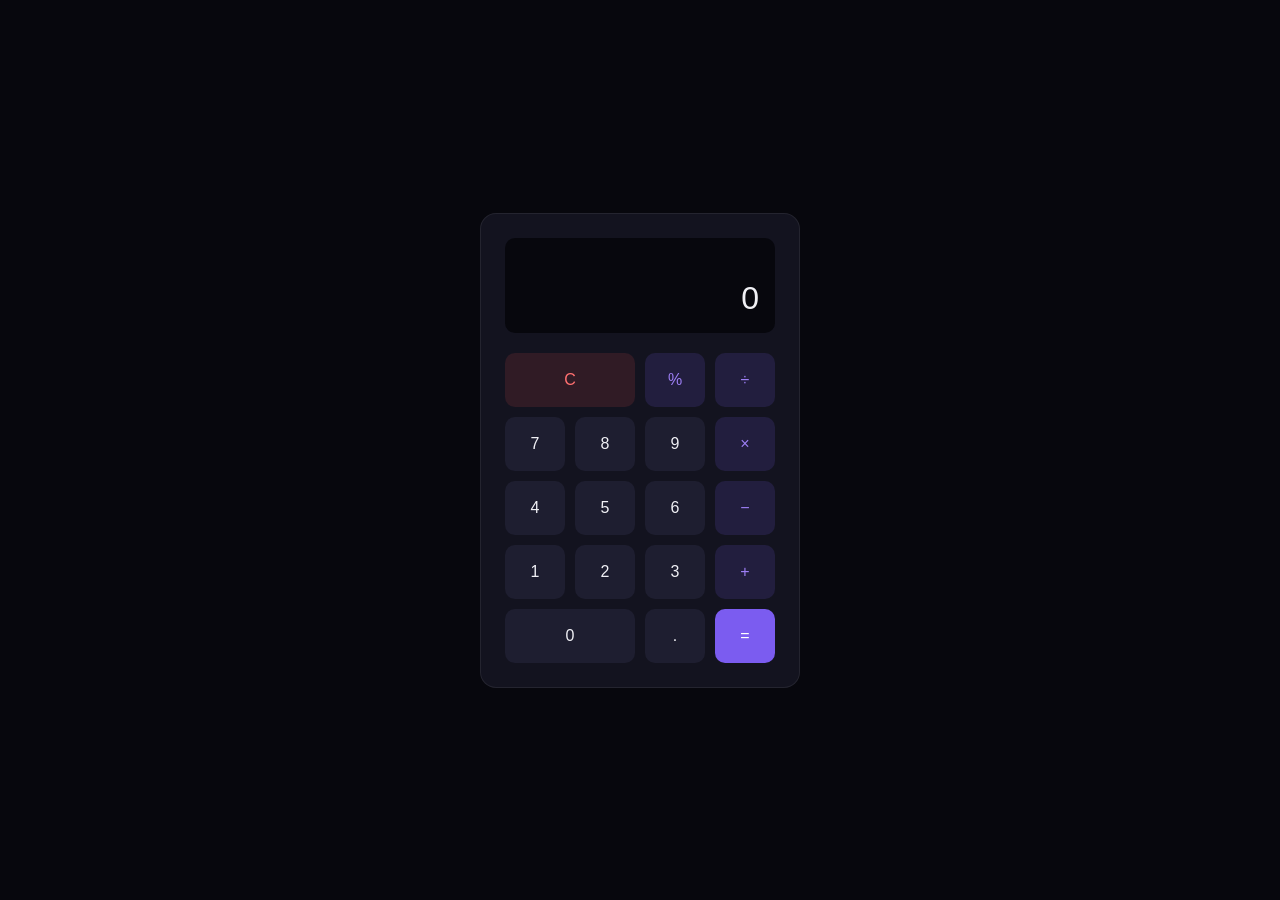
<file: calculator/index.html>
<!doctype html>
<html lang="en">
  <head>
    <meta charset="UTF-8" />
    <meta name="viewport" content="width=device-width, initial-scale=1.0" />
    <title>Calculator</title>
    <link rel="stylesheet" href="style.css" />
    <script src="main.js"></script>
  </head>
  <body>
    <div class="calculator">
      <div class="display">
        <div class="expr" id="expr"></div>
        <div class="result" id="result">0</div>
      </div>

      <div class="buttons">
        <button class="btn-clear span2" onclick="press('C')">C</button>
        <button class="btn-op" onclick="press('%')">%</button>
        <button class="btn-op" onclick="press('/')">&divide;</button>

        <button class="btn-num" onclick="press('7')">7</button>
        <button class="btn-num" onclick="press('8')">8</button>
        <button class="btn-num" onclick="press('9')">9</button>
        <button class="btn-op" onclick="press('*')">&times;</button>

        <button class="btn-num" onclick="press('4')">4</button>
        <button class="btn-num" onclick="press('5')">5</button>
        <button class="btn-num" onclick="press('6')">6</button>
        <button class="btn-op" onclick="press('-')">&minus;</button>

        <button class="btn-num" onclick="press('1')">1</button>
        <button class="btn-num" onclick="press('2')">2</button>
        <button class="btn-num" onclick="press('3')">3</button>
        <button class="btn-op" onclick="press('+')">+</button>

        <button class="btn-num span2" onclick="press('0')">0</button>
        <button class="btn-num" onclick="press('.')">.</button>
        <button class="btn-eq" onclick="press('=')">=</button>
      </div>
    </div>

  </body>
</html>
</file>
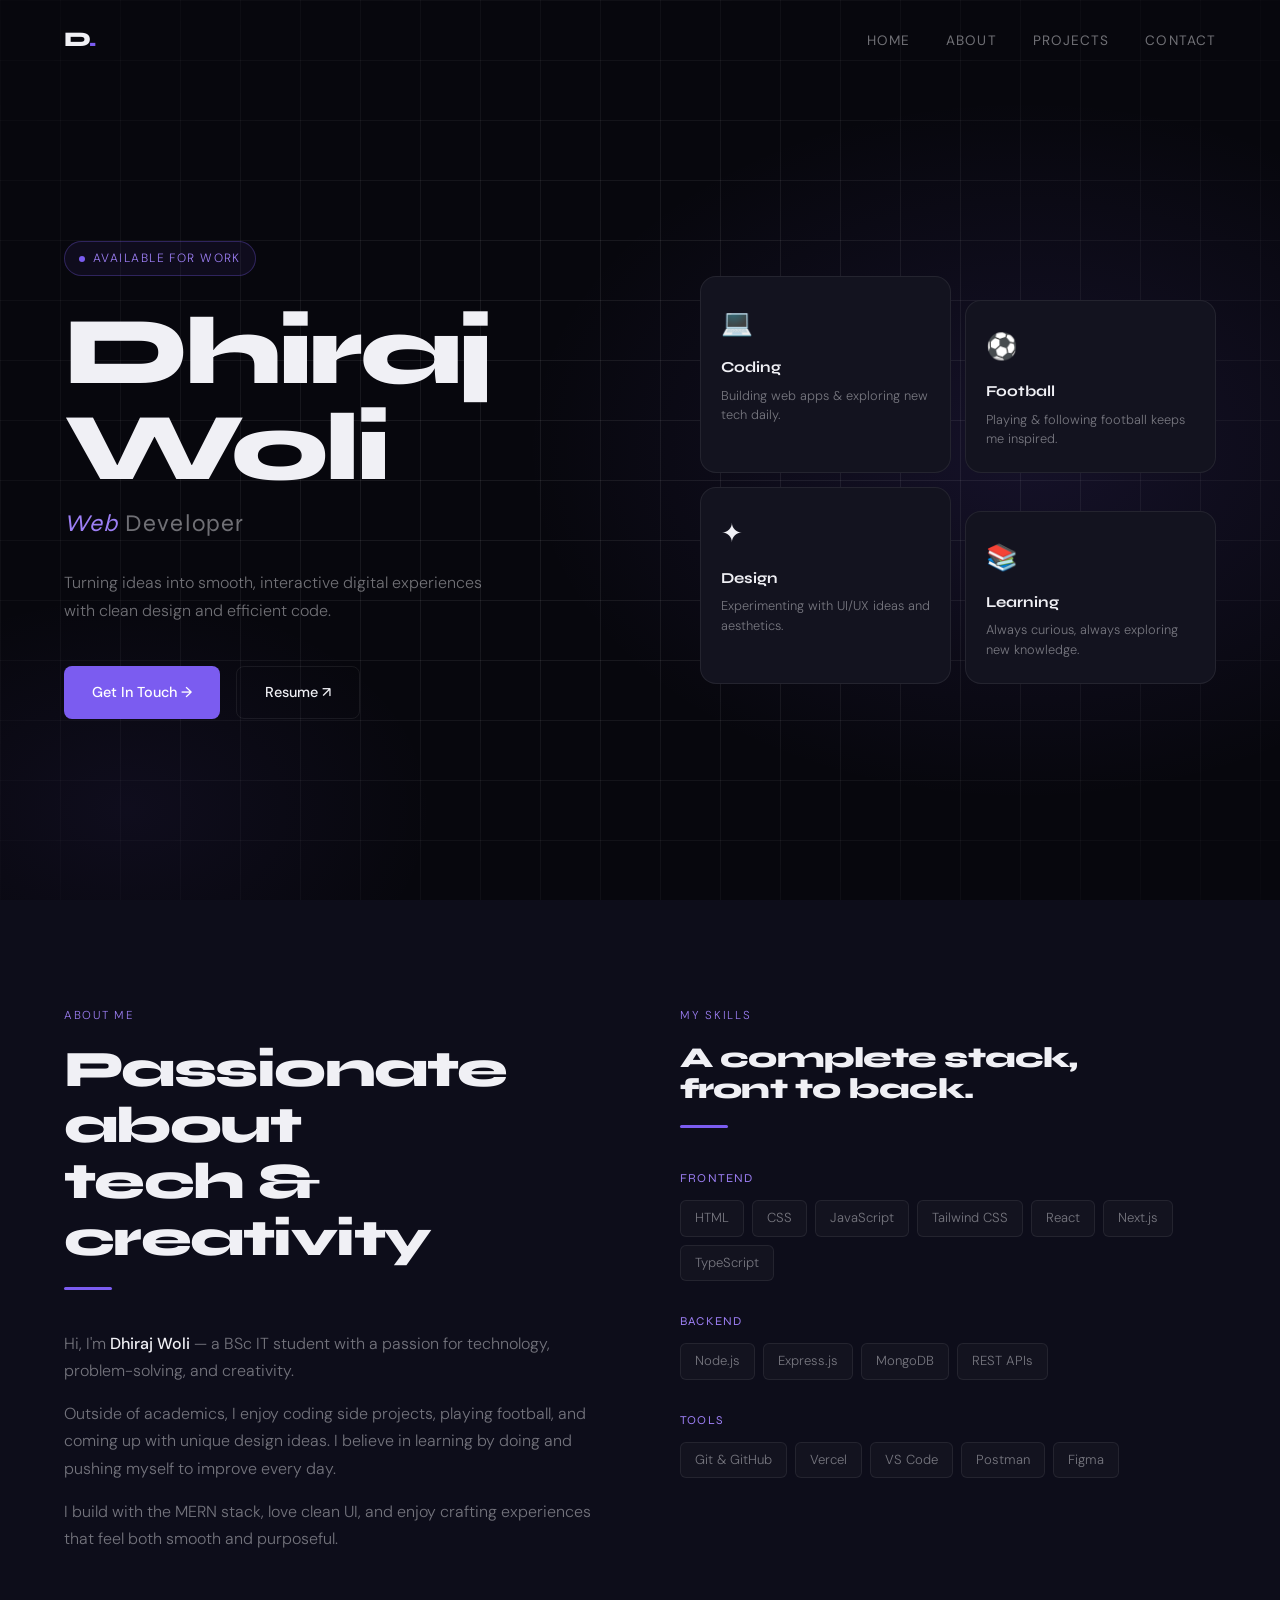
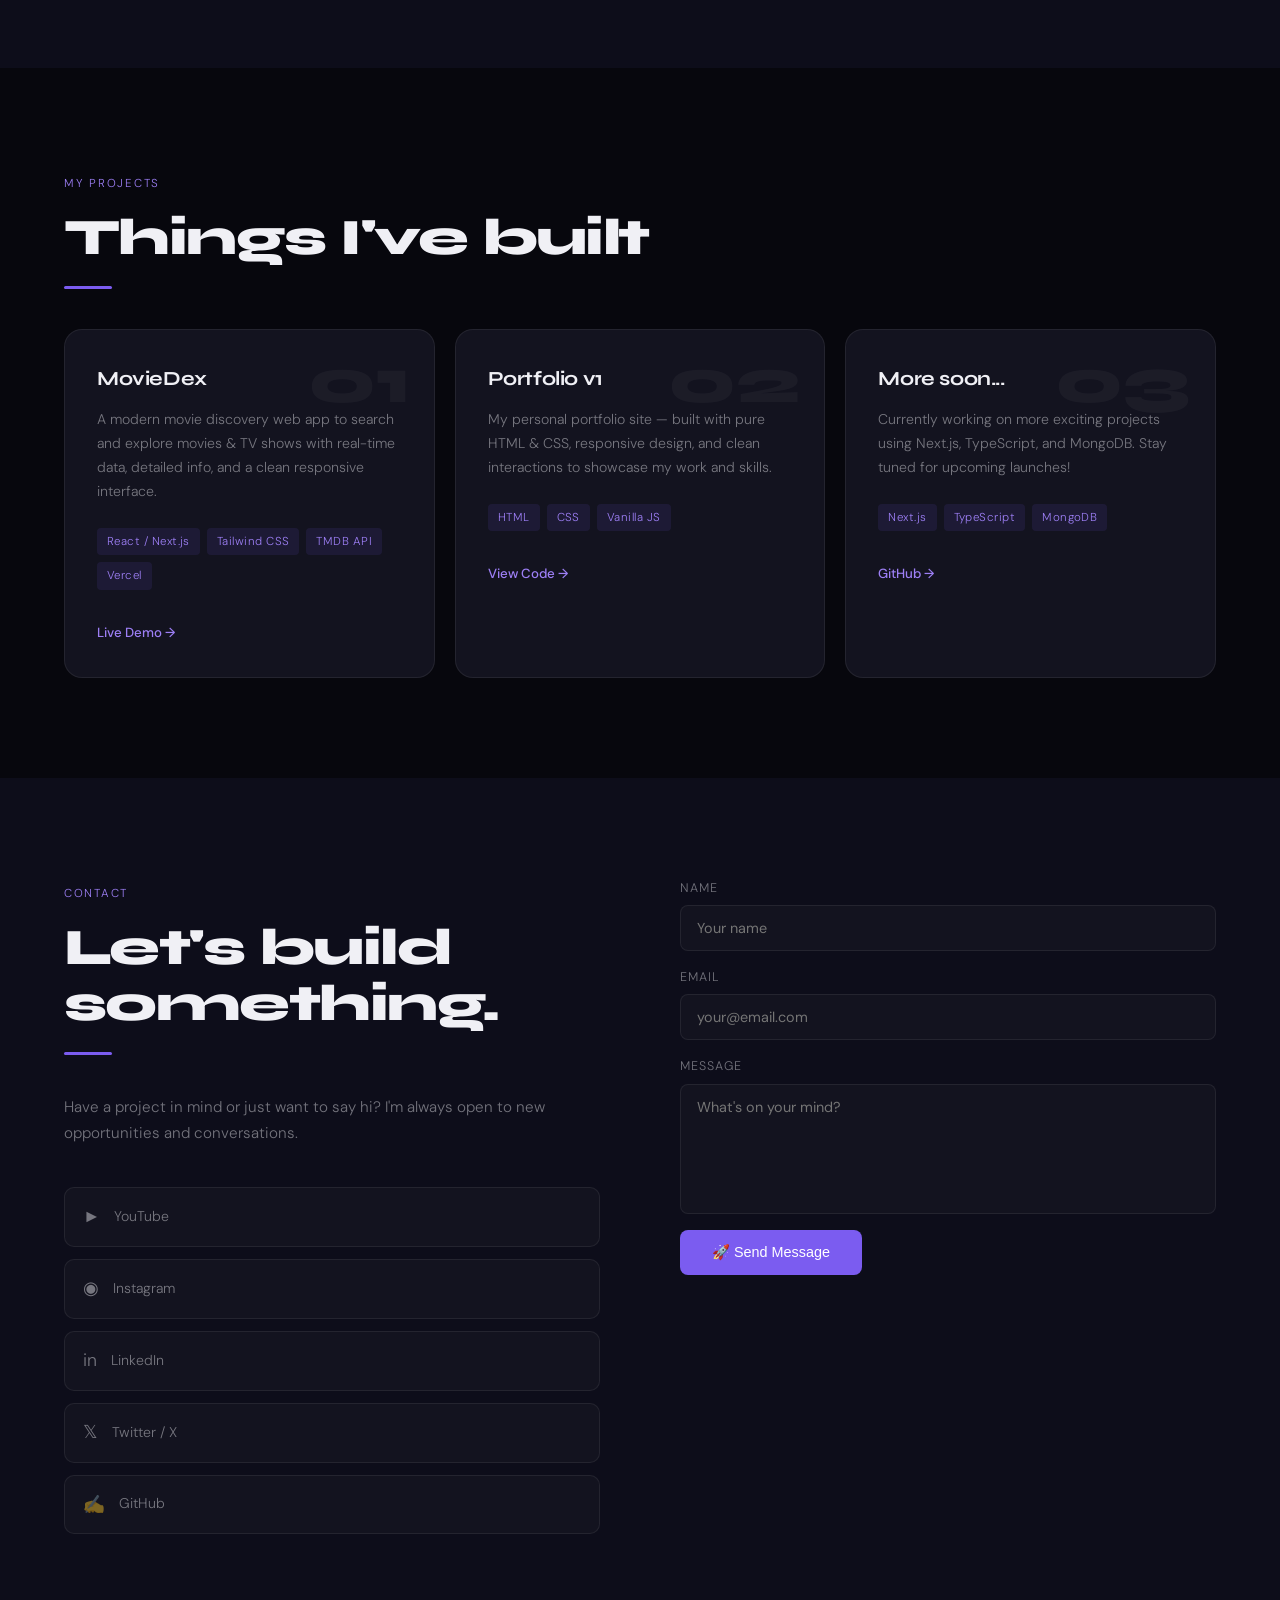
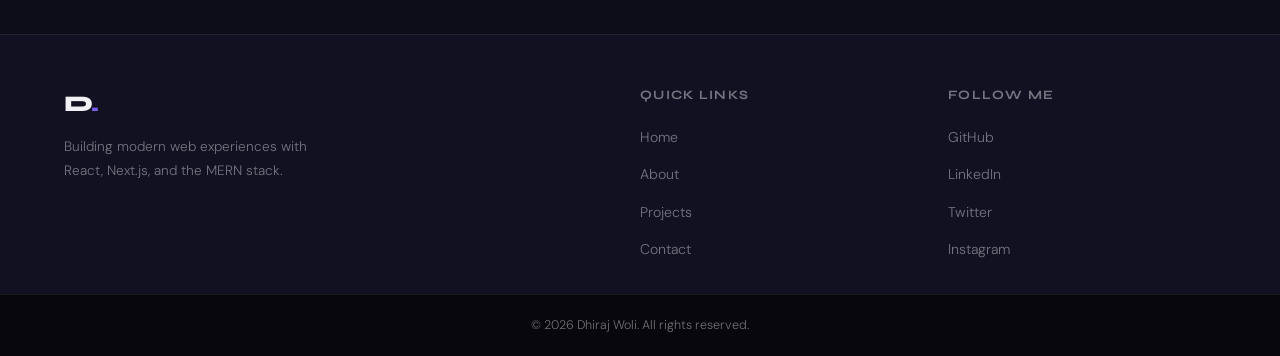
<file: portfolio/index.html>
<!DOCTYPE html>
<html lang="en">
<head>
  <meta charset="UTF-8" />
  <meta name="viewport" content="width=device-width, initial-scale=1.0" />
  <title>Dhiraj Woli — Web Developer</title>
  <link rel="preconnect" href="https://fonts.googleapis.com" />
  <link rel="preconnect" href="https://fonts.gstatic.com" crossorigin />
  <link href="https://fonts.googleapis.com/css2?family=Syne:wght@400;600;700;800&family=DM+Sans:wght@300;400;500&display=swap" rel="stylesheet" />
  <link rel="stylesheet" href="style.css" />
</head>
<body>


  <nav id="nav">
    <a href="#home" class="logo">D<span>.</span></a>
    <ul class="nav-links">
      <li><a href="#home">Home</a></li>
      <li><a href="#about">About</a></li>
      <li><a href="#projects">Projects</a></li>
      <li><a href="#contact">Contact</a></li>
    </ul>
    <button class="burger" id="burger" aria-label="Menu">
      <span></span><span></span><span></span>
    </button>
  </nav>

 
  <div class="mobile-menu" id="mob">
    <a href="#home"     onclick="closeMob()">Home</a>
    <a href="#about"    onclick="closeMob()">About</a>
    <a href="#projects" onclick="closeMob()">Projects</a>
    <a href="#contact"  onclick="closeMob()">Contact</a>
  </div>


  <section id="home">
    <div class="hero-bg"></div>
    <div class="hero-grid"></div>

    <div class="hero-left">
      <div class="hero-badge">Available for work</div>
      <h1 class="hero-name">Dhiraj<br>Woli</h1>
      <p class="hero-title"><span class="hi">Web</span> Developer</p>
      <p class="hero-desc">
        Turning ideas into smooth, interactive digital experiences with clean design and efficient code.
      </p>
      <div class="hero-btns">
        <a href="#contact" class="btn btn-primary">Get In Touch &rarr;</a>
        <a href="#" download="resume.pdf"  class="btn btn-outline">Resume &nearr;</a>
      </div>
    </div>

    <div class="hero-right">
      <div class="int-card">
        <div class="int-icon">💻</div>
        <div class="int-title">Coding</div>
        <div class="int-desc">Building web apps & exploring new tech daily.</div>
      </div>
      <div class="int-card">
        <div class="int-icon">⚽</div>
        <div class="int-title">Football</div>
        <div class="int-desc">Playing & following football keeps me inspired.</div>
      </div>
      <div class="int-card">
        <div class="int-icon">✦</div>
        <div class="int-title">Design</div>
        <div class="int-desc">Experimenting with UI/UX ideas and aesthetics.</div>
      </div>
      <div class="int-card">
        <div class="int-icon">📚</div>
        <div class="int-title">Learning</div>
        <div class="int-desc">Always curious, always exploring new knowledge.</div>
      </div>
    </div>
  </section>


  <section id="about">
    <div class="about-text">
      <span class="sec-label">About Me</span>
      <h2 class="sec-title">Passionate about<br>tech & creativity</h2>
      <div class="divider"></div>
      <p>Hi, I'm <strong>Dhiraj Woli</strong> — a BSc IT student with a passion for technology, problem-solving, and creativity.</p>
      <p>Outside of academics, I enjoy coding side projects, playing football, and coming up with unique design ideas. I believe in learning by doing and pushing myself to improve every day.</p>
      <p>I build with the MERN stack, love clean UI, and enjoy crafting experiences that feel both smooth and purposeful.</p>
    </div>

    <div class="about-skills">
      <span class="sec-label">My Skills</span>
      <h2 class="sec-title" style="font-size:1.8rem;">A complete stack,<br>front to back.</h2>
      <div class="divider"></div>
      <div class="skill-group">
        <div class="skill-group-title">Frontend</div>
        <div class="skill-tags">
          <span class="tag">HTML</span>
          <span class="tag">CSS</span>
          <span class="tag">JavaScript</span>
          <span class="tag">Tailwind CSS</span>
          <span class="tag">React</span>
          <span class="tag">Next.js</span>
          <span class="tag">TypeScript</span>
        </div>
      </div>
      <div class="skill-group">
        <div class="skill-group-title">Backend</div>
        <div class="skill-tags">
          <span class="tag">Node.js</span>
          <span class="tag">Express.js</span>
          <span class="tag">MongoDB</span>
          <span class="tag">REST APIs</span>
        </div>
      </div>
      <div class="skill-group">
        <div class="skill-group-title">Tools</div>
        <div class="skill-tags">
          <span class="tag">Git &amp; GitHub</span>
          <span class="tag">Vercel</span>
          <span class="tag">VS Code</span>
          <span class="tag">Postman</span>
          <span class="tag">Figma</span>
        </div>
      </div>
    </div>
  </section>


  <section id="projects">
    <span class="sec-label">My Projects</span>
    <h2 class="sec-title">Things I've built</h2>
    <div class="divider"></div>
    <div class="proj-grid">

      <div class="proj-card">
        <div class="proj-num">01</div>
        <div class="proj-name">MovieDex</div>
        <p class="proj-desc">A modern movie discovery web app to search and explore movies & TV shows with real-time data, detailed info, and a clean responsive interface.</p>
        <div class="proj-tags">
          <span class="proj-tag">React / Next.js</span>
          <span class="proj-tag">Tailwind CSS</span>
          <span class="proj-tag">TMDB API</span>
          <span class="proj-tag">Vercel</span>
        </div>
        <a href="https://moviedexapp.vercel.app/" class="proj-link">Live Demo &rarr;</a>
      </div>

      <div class="proj-card">
        <div class="proj-num">02</div>
        <div class="proj-name">Portfolio v1</div>
        <p class="proj-desc">My personal portfolio site — built with pure HTML & CSS, responsive design, and clean interactions to showcase my work and skills.</p>
        <div class="proj-tags">
          <span class="proj-tag">HTML</span>
          <span class="proj-tag">CSS</span>
          <span class="proj-tag">Vanilla JS</span>
        </div>
        <a href="https://dhirajwoli.vercel.app/" class="proj-link">View Code &rarr;</a>
      </div>

      <div class="proj-card">
        <div class="proj-num">03</div>
        <div class="proj-name">More soon...</div>
        <p class="proj-desc">Currently working on more exciting projects using Next.js, TypeScript, and MongoDB. Stay tuned for upcoming launches!</p>
        <div class="proj-tags">
          <span class="proj-tag">Next.js</span>
          <span class="proj-tag">TypeScript</span>
          <span class="proj-tag">MongoDB</span>
        </div>
        <a href="https://github.com" class="proj-link">GitHub &rarr;</a>
      </div>

    </div>
  </section>

  
  <section id="contact">
    <div class="contact-info">
      <span class="sec-label">Contact</span>
      <h2 class="sec-title">Let's build<br>something.</h2>
      <div class="divider"></div>
      <p class="sub">Have a project in mind or just want to say hi? I'm always open to new opportunities and conversations.</p>
      <div class="socials">
        <a href="https://youtube.com"   class="social-link"><span class="social-icon">&#9658;</span> YouTube</a>
        <a href="https://instagram.com" class="social-link"><span class="social-icon">&#9673;</span> Instagram</a>
        <a href="https://linkedin.com"  class="social-link"><span class="social-icon">in</span> LinkedIn</a>
        <a href="https://twitter.com"   class="social-link"><span class="social-icon">&#120143;</span> Twitter / X</a>
        <a href="https://github.com"    class="social-link"><span class="social-icon">&#9997;</span> GitHub</a>
      </div>
    </div>

    <div class="contact-form">
      <div class="form-group">
        <label for="name">Name</label>
        <input id="name" type="text" placeholder="Your name" />
      </div>
      <div class="form-group">
        <label for="email">Email</label>
        <input id="email" type="email" placeholder="your@email.com" />
      </div>
      <div class="form-group">
        <label for="msg">Message</label>
        <textarea id="msg" placeholder="What's on your mind?"></textarea>
      </div>
      <button class="btn-send">&#128640; Send Message</button>
    </div>
  </section>

  
  <footer>
    <div class="footer-brand">
      <div class="logo">D<span>.</span></div>
      <p>Building modern web experiences with React, Next.js, and the MERN stack.</p>
    </div>
    <div class="footer-col">
      <h4>Quick Links</h4>
      <ul>
        <li><a href="#home">Home</a></li>
        <li><a href="#about">About</a></li>
        <li><a href="#projects">Projects</a></li>
        <li><a href="#contact">Contact</a></li>
      </ul>
    </div>
    <div class="footer-col">
      <h4>Follow Me</h4>
      <ul>
        <li><a href="#">GitHub</a></li>
        <li><a href="#">LinkedIn</a></li>
        <li><a href="#">Twitter</a></li>
        <li><a href="#">Instagram</a></li>
      </ul>
    </div>
  </footer>
  <div class="footer-bottom">
    &copy; 2026 Dhiraj Woli. All rights reserved.
  </div>

  <script>
    
    var nav = document.getElementById('nav');
    window.addEventListener('scroll', function () {
      nav.classList.toggle('scrolled', window.scrollY > 40);
    });

    
    var burger = document.getElementById('burger');
    var mob    = document.getElementById('mob');
    burger.addEventListener('click', function () {
      burger.classList.toggle('open');
      mob.classList.toggle('open');
      document.body.style.overflow = mob.classList.contains('open') ? 'hidden' : '';
    });
    function closeMob() {
      burger.classList.remove('open');
      mob.classList.remove('open');
      document.body.style.overflow = '';
    }
  </script>

</body>
</html>
</file>
<file: calculator/style.css>
* {
  margin: 0;
  padding: 0;
  box-sizing: border-box;
}

body {
  background: #07070d;
  display: flex;
  justify-content: center;
  align-items: center;
  min-height: 100vh;
  font-family: 'Segoe UI', sans-serif;
}

.calculator {
  background: #13131f;
  border: 1px solid rgba(255,255,255,0.07);
  border-radius: 16px;
  padding: 24px;
  width: 320px;
}

.display {
  background: #07070d;
  border-radius: 10px;
  padding: 16px;
  text-align: right;
  margin-bottom: 20px;
}

.display .expr {
  color: rgba(255,255,255,0.35);
  font-size: 0.85rem;
  min-height: 20px;
  margin-bottom: 6px;
}

.display .result {
  color: #f0f0f5;
  font-size: 2rem;
  font-weight: 300;
  word-break: break-all;
}

.buttons {
  display: grid;
  grid-template-columns: repeat(4, 1fr);
  gap: 10px;
}

button {
  padding: 18px;
  border: none;
  border-radius: 10px;
  font-size: 1rem;
  cursor: pointer;
  transition: transform 0.1s, opacity 0.1s;
}

button:active {
  transform: scale(0.93);
  opacity: 0.8;
}

.btn-num {
  background: #1e1e30;
  color: #f0f0f5;
}

.btn-num:hover {
  background: #26263a;
}

.btn-op {
  background: rgba(123, 92, 240, 0.15);
  color: #9d7ff5;
}

.btn-op:hover {
  background: rgba(123, 92, 240, 0.3);
}

.btn-eq {
  background: #7b5cf0;
  color: #fff;
}

.btn-eq:hover {
  background: #6a4de0;
}

.btn-clear {
  background: rgba(255, 80, 80, 0.12);
  color: #ff7070;
}

.btn-clear:hover {
  background: rgba(255, 80, 80, 0.25);
}

.span2 {
  grid-column: span 2;
}
</file>
<file: portfolio/style.css>
:root {
  --black:  #07070d;
  --navy:   #0d0d1a;
  --dark:   #111122;
  --card:   #13131f;
  --border: rgba(255, 255, 255, 0.07);
  --white:  #f0f0f5;
  --muted:  rgba(240, 240, 245, 0.45);
  --purple: #7b5cf0;
  --purple2:#9d7ff5;
  --glow:   rgba(123, 92, 240, 0.18);
  --font1:  'Syne', sans-serif;
  --font2:  'DM Sans', sans-serif;
}


*, *::before, *::after { box-sizing: border-box; margin: 0; padding: 0; }
html { scroll-behavior: smooth; scroll-padding-top: 80px; }
body {
  background: var(--black);
  color: var(--white);
  font-family: var(--font2);
  font-weight: 300;
  line-height: 1.7;
  overflow-x: hidden;
}
a { color: inherit; text-decoration: none; }
ul { list-style: none; }

::-webkit-scrollbar { width: 4px; }
::-webkit-scrollbar-track { background: var(--black); }
::-webkit-scrollbar-thumb { background: var(--purple); border-radius: 4px; }

nav {
  position: fixed; top: 0; left: 0; right: 0;
  z-index: 100;
  display: flex; align-items: center; justify-content: space-between;
  padding: 22px 5%;
  transition: background 0.3s, padding 0.3s;
}
nav.scrolled {
  background: rgba(7, 7, 13, 0.85);
  backdrop-filter: blur(18px);
  padding: 14px 5%;
  border-bottom: 1px solid var(--border);
}
.logo {
  font-family: var(--font1);
  font-weight: 800;
  font-size: 1.3rem;
  letter-spacing: -0.03em;
}
.logo span { color: var(--purple); }

.nav-links { display: flex; gap: 36px; }
.nav-links a {
  font-size: 0.85rem;
  font-weight: 400;
  letter-spacing: 0.08em;
  text-transform: uppercase;
  color: var(--muted);
  position: relative;
  transition: color 0.25s;
}
.nav-links a::after {
  content: '';
  position: absolute; bottom: -3px; left: 0;
  width: 0; height: 1px;
  background: var(--purple);
  transition: width 0.25s;
}
.nav-links a:hover { color: var(--white); }
.nav-links a:hover::after { width: 100%; }


.burger {
  display: none; flex-direction: column; gap: 5px;
  cursor: pointer; background: none; border: none; padding: 4px;
}
.burger span {
  display: block; width: 24px; height: 1.5px;
  background: var(--white);
  transition: transform 0.3s, opacity 0.3s;
}
.burger.open span:nth-child(1) { transform: translateY(6.5px) rotate(45deg); }
.burger.open span:nth-child(2) { opacity: 0; }
.burger.open span:nth-child(3) { transform: translateY(-6.5px) rotate(-45deg); }


.mobile-menu {
  display: none; position: fixed;
  inset: 0; background: var(--navy);
  z-index: 90; flex-direction: column;
  align-items: center; justify-content: center;
  gap: 40px;
}
.mobile-menu.open { display: flex; }
.mobile-menu a {
  font-family: var(--font1);
  font-size: 2rem; font-weight: 700;
  color: var(--muted);
  transition: color 0.2s;
}
.mobile-menu a:hover { color: var(--white); }


#home {
  min-height: 100vh;
  display: grid;
  grid-template-columns: 1fr 1fr;
  align-items: center;
  padding: 120px 5% 60px;
  position: relative;
  overflow: hidden;
}
.hero-bg {
  position: absolute; inset: 0;
  background:
    radial-gradient(ellipse 60% 60% at 80% 50%, rgba(123, 92, 240, 0.12) 0%, transparent 65%),
    radial-gradient(ellipse 40% 40% at 10% 90%, rgba(123, 92, 240, 0.07) 0%, transparent 60%);
  pointer-events: none;
}
.hero-grid {
  position: absolute; inset: 0;
  background-image:
    linear-gradient(var(--border) 1px, transparent 1px),
    linear-gradient(90deg, var(--border) 1px, transparent 1px);
  background-size: 60px 60px;
  mask-image: radial-gradient(ellipse 80% 80% at 50% 50%, black 30%, transparent 100%);
  pointer-events: none;
}
.hero-left { position: relative; z-index: 1; }

.hero-badge {
  display: inline-flex; align-items: center; gap: 8px;
  font-size: 0.75rem; letter-spacing: 0.12em; text-transform: uppercase;
  color: var(--purple2);
  border: 1px solid rgba(123, 92, 240, 0.3);
  padding: 6px 14px; border-radius: 100px;
  margin-bottom: 28px;
  background: rgba(123, 92, 240, 0.07);
}
.hero-badge::before {
  content: '';
  width: 6px; height: 6px;
  background: var(--purple);
  border-radius: 50%;
}
.hero-name {
  font-family: var(--font1);
  font-size: clamp(3rem, 8vw, 6rem);
  font-weight: 800;
  line-height: 1.0;
  letter-spacing: -0.04em;
  margin-bottom: 8px;
}
.hero-title {
  font-family: var(--font1);
  font-size: clamp(1rem, 2.5vw, 1.5rem);
  font-weight: 400;
  color: var(--muted);
  letter-spacing: 0.05em;
  margin-bottom: 24px;
}
.hero-title .hi { color: var(--purple2); font-style: italic; }
.hero-desc {
  font-size: 1rem;
  color: var(--muted);
  max-width: 440px;
  line-height: 1.8;
  margin-bottom: 40px;
}
.hero-btns { display: flex; gap: 16px; flex-wrap: wrap; }

.btn {
  display: inline-flex; align-items: center; gap: 8px;
  padding: 13px 28px;
  font-family: var(--font2);
  font-size: 0.9rem; font-weight: 500;
  border-radius: 8px;
  cursor: pointer; border: none;
  transition: transform 0.2s, box-shadow 0.2s;
}
.btn:hover { transform: translateY(-2px); }
.btn-primary { background: var(--purple); color: #fff; }
.btn-primary:hover { box-shadow: 0 8px 30px rgba(123, 92, 240, 0.4); }
.btn-outline { background: transparent; color: var(--white); border: 1px solid var(--border); }
.btn-outline:hover { border-color: var(--purple2); box-shadow: 0 0 20px var(--glow); }


.hero-right {
  position: relative; z-index: 1;
  display: grid;
  grid-template-columns: 1fr 1fr;
  gap: 14px;
  padding-left: 60px;
}
.int-card {
  background: var(--card);
  border: 1px solid var(--border);
  border-radius: 16px;
  padding: 24px 20px;
  transition: border-color 0.3s, transform 0.3s, box-shadow 0.3s;
  cursor: default;
}
.int-card:hover {
  border-color: rgba(123, 92, 240, 0.4);
  transform: translateY(-4px);
  box-shadow: 0 12px 40px rgba(123, 92, 240, 0.12);
}
.int-card:nth-child(2) { margin-top: 24px; }
.int-card:nth-child(4) { margin-top: 24px; }
.int-icon { font-size: 1.6rem; margin-bottom: 10px; }
.int-title { font-family: var(--font1); font-weight: 700; font-size: 0.95rem; margin-bottom: 5px; }
.int-desc { font-size: 0.8rem; color: var(--muted); line-height: 1.5; }


section { padding: 100px 5%; }
.sec-label {
  display: inline-block;
  font-size: 0.72rem; letter-spacing: 0.15em;
  text-transform: uppercase; color: var(--purple2);
  margin-bottom: 16px;
}
.sec-title {
  font-family: var(--font1);
  font-size: clamp(2rem, 5vw, 3.2rem);
  font-weight: 800;
  letter-spacing: -0.03em;
  line-height: 1.1;
  margin-bottom: 20px;
}
.divider {
  width: 48px; height: 3px;
  background: var(--purple);
  border-radius: 2px;
  margin-bottom: 40px;
}

#about {
  background: var(--navy);
  display: grid;
  grid-template-columns: 1fr 1fr;
  gap: 80px;
  align-items: start;
}
.about-text p { color: var(--muted); font-size: 1rem; margin-bottom: 16px; }
.about-text p strong { color: var(--white); font-weight: 500; }

.skill-group { margin-bottom: 30px; }
.skill-group-title {
  font-family: var(--font1);
  font-size: 0.75rem; letter-spacing: 0.1em;
  text-transform: uppercase; color: var(--purple2);
  margin-bottom: 12px;
}
.skill-tags { display: flex; flex-wrap: wrap; gap: 8px; }
.tag {
  padding: 6px 14px;
  font-size: 0.82rem;
  border: 1px solid var(--border);
  border-radius: 6px;
  background: var(--card);
  color: var(--muted);
  transition: color 0.2s, border-color 0.2s, background 0.2s;
  cursor: default;
}
.tag:hover {
  color: var(--white);
  border-color: rgba(123, 92, 240, 0.5);
  background: rgba(123, 92, 240, 0.08);
}


#projects { background: var(--black); }
.proj-grid {
  display: grid;
  grid-template-columns: repeat(auto-fill, minmax(300px, 1fr));
  gap: 20px;
}
.proj-card {
  background: var(--card);
  border: 1px solid var(--border);
  border-radius: 18px;
  padding: 32px;
  position: relative;
  overflow: hidden;
  transition: transform 0.3s, border-color 0.3s, box-shadow 0.3s;
}
.proj-card::before {
  content: '';
  position: absolute; top: 0; left: 0; right: 0; height: 2px;
  background: linear-gradient(90deg, var(--purple), transparent);
  transform: scaleX(0); transform-origin: left;
  transition: transform 0.3s;
}
.proj-card:hover {
  transform: translateY(-6px);
  border-color: rgba(123, 92, 240, 0.3);
  box-shadow: 0 20px 50px rgba(0, 0, 0, 0.4);
}
.proj-card:hover::before { transform: scaleX(1); }

.proj-num {
  font-family: var(--font1);
  font-size: 4rem; font-weight: 800;
  color: rgba(255, 255, 255, 0.04);
  position: absolute; top: 20px; right: 24px;
  line-height: 1;
}
.proj-name {
  font-family: var(--font1);
  font-size: 1.25rem; font-weight: 700;
  margin-bottom: 12px;
  letter-spacing: -0.02em;
}
.proj-desc { font-size: 0.88rem; color: var(--muted); margin-bottom: 24px; line-height: 1.7; }
.proj-tags { display: flex; flex-wrap: wrap; gap: 7px; margin-bottom: 28px; }
.proj-tag {
  font-size: 0.72rem; letter-spacing: 0.04em;
  padding: 4px 10px;
  background: rgba(123, 92, 240, 0.1);
  color: var(--purple2);
  border-radius: 4px;
}
.proj-link {
  display: inline-flex; align-items: center; gap: 6px;
  font-size: 0.83rem; font-weight: 500;
  color: var(--purple2);
  transition: gap 0.2s, color 0.2s;
}
.proj-link:hover { gap: 10px; color: var(--white); }


#contact {
  background: var(--navy);
  display: grid;
  grid-template-columns: 1fr 1fr;
  gap: 80px;
  align-items: start;
}
.contact-info .sub { color: var(--muted); font-size: 0.95rem; margin-bottom: 40px; }

.socials { display: flex; flex-direction: column; gap: 12px; }
.social-link {
  display: flex; align-items: center; gap: 14px;
  padding: 14px 18px;
  background: var(--card);
  border: 1px solid var(--border);
  border-radius: 10px;
  font-size: 0.88rem; color: var(--muted);
  transition: border-color 0.25s, color 0.25s, transform 0.25s;
}
.social-link:hover {
  border-color: rgba(123, 92, 240, 0.4);
  color: var(--white);
  transform: translateX(4px);
}
.social-icon { font-size: 1.1rem; }

.contact-form { display: flex; flex-direction: column; gap: 16px; }
.form-group { display: flex; flex-direction: column; gap: 6px; }
.form-group label {
  font-size: 0.78rem; letter-spacing: 0.08em;
  text-transform: uppercase; color: var(--muted);
}
.form-group input,
.form-group textarea {
  background: var(--card);
  border: 1px solid var(--border);
  border-radius: 8px;
  padding: 13px 16px;
  color: var(--white);
  font-family: var(--font2);
  font-size: 0.9rem;
  outline: none; resize: none;
  transition: border-color 0.25s, box-shadow 0.25s;
}
.form-group input:focus,
.form-group textarea:focus {
  border-color: var(--purple);
  box-shadow: 0 0 0 3px rgba(123, 92, 240, 0.12);
}
.form-group textarea { height: 130px; }

.btn-send {
  align-self: flex-start;
  background: var(--purple);
  color: #fff;
  padding: 14px 32px;
  border-radius: 8px;
  font-size: 0.9rem; font-weight: 500;
  cursor: pointer; border: none;
  transition: transform 0.2s, box-shadow 0.2s;
}
.btn-send:hover { transform: translateY(-2px); box-shadow: 0 8px 30px rgba(123, 92, 240, 0.4); }


footer {
  background: var(--dark);
  border-top: 1px solid var(--border);
  padding: 50px 5% 32px;
  display: grid;
  grid-template-columns: 2fr 1fr 1fr;
  gap: 40px;
}
.footer-brand .logo { font-size: 1.4rem; margin-bottom: 12px; }
.footer-brand p { font-size: 0.85rem; color: var(--muted); max-width: 260px; }
.footer-col h4 {
  font-family: var(--font1);
  font-size: 0.8rem; letter-spacing: 0.1em;
  text-transform: uppercase; color: var(--muted);
  margin-bottom: 16px;
}
.footer-col ul { display: flex; flex-direction: column; gap: 10px; }
.footer-col ul a { font-size: 0.88rem; color: var(--muted); transition: color 0.2s; }
.footer-col ul a:hover { color: var(--white); }

.footer-bottom {
  padding: 20px 5%;
  border-top: 1px solid var(--border);
  text-align: center;
  font-size: 0.78rem; color: var(--muted);
}


@media (max-width: 1024px) {
  #home    { grid-template-columns: 1fr; gap: 60px; padding-top: 140px; }
  .hero-right { padding-left: 0; }
  #about   { grid-template-columns: 1fr; gap: 50px; }
  #contact { grid-template-columns: 1fr; gap: 50px; }
  footer   { grid-template-columns: 1fr 1fr; }
}
@media (max-width: 768px) {
  .nav-links { display: none; }
  .burger    { display: flex; }
  #home      { padding-top: 110px; }
  .hero-right { grid-template-columns: 1fr 1fr; }
  .int-card:nth-child(2),
  .int-card:nth-child(4) { margin-top: 0; }
  footer { grid-template-columns: 1fr; }
}
@media (max-width: 480px) {
  .hero-right { grid-template-columns: 1fr; }
  .proj-grid  { grid-template-columns: 1fr; }
  section     { padding: 70px 5%; }
}
</file>
